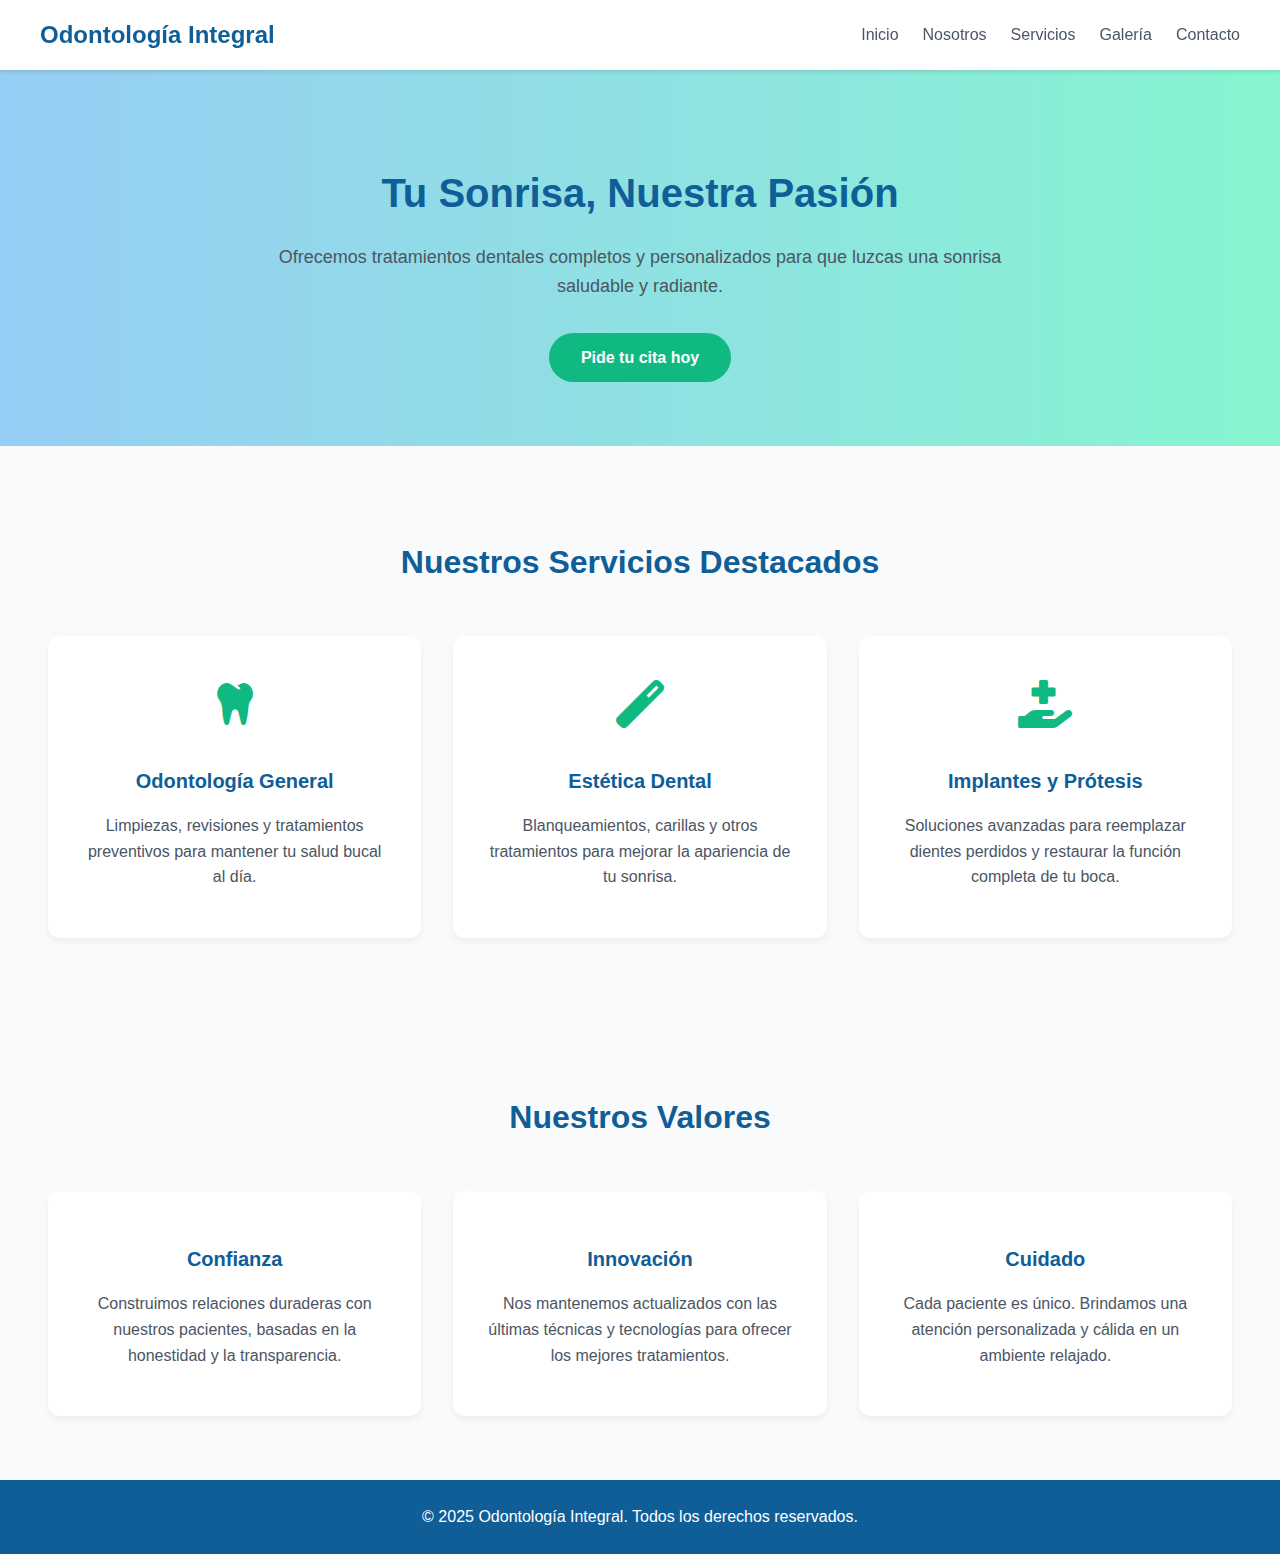
<file: index.html>
<!DOCTYPE html>
<html lang="es">
<head>
    <meta charset="UTF-8">
    <meta name="viewport" content="width=device-width, initial-scale=1.0">
    <meta name="description" content="Odontología Integral - Tu clínica dental de confianza. Ofrecemos tratamientos completos y personalizados en un ambiente cálido.">
    <meta name="keywords" content="odontología, dentista, salud bucal, clínica dental, tratamientos dentales, odontología integral, sonrisa">
    <meta name="author" content="Odontología Integral">
    <title>Inicio | Odontología Integral</title>
    <!-- Enlace a la hoja de estilos compilada desde SASS -->
    <link rel="stylesheet" href="css/style.css">
    <!-- Incluye el CDN de Font Awesome para íconos -->
    <link rel="stylesheet" href="https://cdnjs.cloudflare.com/ajax/libs/font-awesome/6.0.0-beta3/css/all.min.css">
</head>
<body>

    <!-- Encabezado (Header) -->
    <header class="header">
        <nav class="container nav-container">
            <a href="index.html" class="logo">Odontología Integral</a>
            <div class="nav-links">
                <a href="index.html">Inicio</a>
                <a href="nosotros.html">Nosotros</a>
                <a href="servicios.html">Servicios</a>
                <a href="galeria.html">Galería</a>
                <a href="contacto.html">Contacto</a>
            </div>
            <!-- Menú hamburguesa para móviles -->
            <button id="menu-button" class="mobile-menu-button">
                <svg width="24" height="24" viewBox="0 0 24 24" fill="none" stroke="currentColor" xmlns="http://www.w3.org/2000/svg">
                    <path d="M4 6H20M4 12H20M4 18H20" stroke-width="2" stroke-linecap="round" stroke-linejoin="round"/>
                </svg>
            </button>
        </nav>
        <!-- Menú móvil desplegable -->
        <div id="mobile-menu" class="mobile-menu hidden">
            <a href="index.html">Inicio</a>
            <a href="nosotros.html">Nosotros</a>
            <a href="servicios.html">Servicios</a>
            <a href="galeria.html">Galería</a>
            <a href="contacto.html">Contacto</a>
        </div>
    </header>

    <!-- Contenido principal -->
    <main>
        <!-- Sección Principal/Hero -->
        <section class="hero-section">
            <div class="container hero-content">
                <h1>Tu Sonrisa, Nuestra Pasión</h1>
                <p>Ofrecemos tratamientos dentales completos y personalizados para que luzcas una sonrisa saludable y radiante.</p>
                <a href="contacto.html" class="cta-button">Pide tu cita hoy</a>
            </div>
        </section>

        <!-- Sección de Servicios Destacados -->
        <section class="destacados-section">
            <div class="container">
                <h2>Nuestros Servicios Destacados</h2>
                <div class="destacados-grid">
                    <!-- Tarjeta de Servicio 1 -->
                    <div class="destacados-card">
                        <div class="destacados-icon">
                            <i class="fas fa-tooth"></i>
                        </div>
                        <h3>Odontología General</h3>
                        <p>Limpiezas, revisiones y tratamientos preventivos para mantener tu salud bucal al día.</p>
                    </div>
                    <!-- Tarjeta de Servicio 2 -->
                    <div class="destacados-card">
                        <div class="destacados-icon">
                            <i class="fas fa-magic"></i>
                        </div>
                        <h3>Estética Dental</h3>
                        <p>Blanqueamientos, carillas y otros tratamientos para mejorar la apariencia de tu sonrisa.</p>
                    </div>
                    <!-- Tarjeta de Servicio 3 -->
                    <div class="destacados-card">
                        <div class="destacados-icon">
                            <i class="fas fa-hand-holding-medical"></i>
                        </div>
                        <h3>Implantes y Prótesis</h3>
                        <p>Soluciones avanzadas para reemplazar dientes perdidos y restaurar la función completa de tu boca.</p>
                    </div>
                </div>
            </div>
        </section>

        <!-- Sección de Valores -->
        <section class="valores-section">
            <div class="container">
                <h2>Nuestros Valores</h2>
                <div class="valores-grid">
                    <!-- Tarjeta de Valor 1 -->
                    <div class="valor-card">
                        <h3>Confianza</h3>
                        <p>Construimos relaciones duraderas con nuestros pacientes, basadas en la honestidad y la transparencia.</p>
                    </div>
                    <!-- Tarjeta de Valor 2 -->
                    <div class="valor-card">
                        <h3>Innovación</h3>
                        <p>Nos mantenemos actualizados con las últimas técnicas y tecnologías para ofrecer los mejores tratamientos.</p>
                    </div>
                    <!-- Tarjeta de Valor 3 -->
                    <div class="valor-card">
                        <h3>Cuidado</h3>
                        <p>Cada paciente es único. Brindamos una atención personalizada y cálida en un ambiente relajado.</p>
                    </div>
                </div>
            </div>
        </section>
    </main>

    <!-- Pie de página (Footer) -->
    <footer class="footer">
        <div class="container footer-content">
            <p>&copy; 2025 Odontología Integral. Todos los derechos reservados.</p>
        </div>
    </footer>

    <!-- Script para el menú móvil -->
    <script>
        document.getElementById('menu-button').addEventListener('click', function() {
            const mobileMenu = document.getElementById('mobile-menu');
            mobileMenu.classList.toggle('hidden');
        });
    </script>
</body>
</html>
</file>
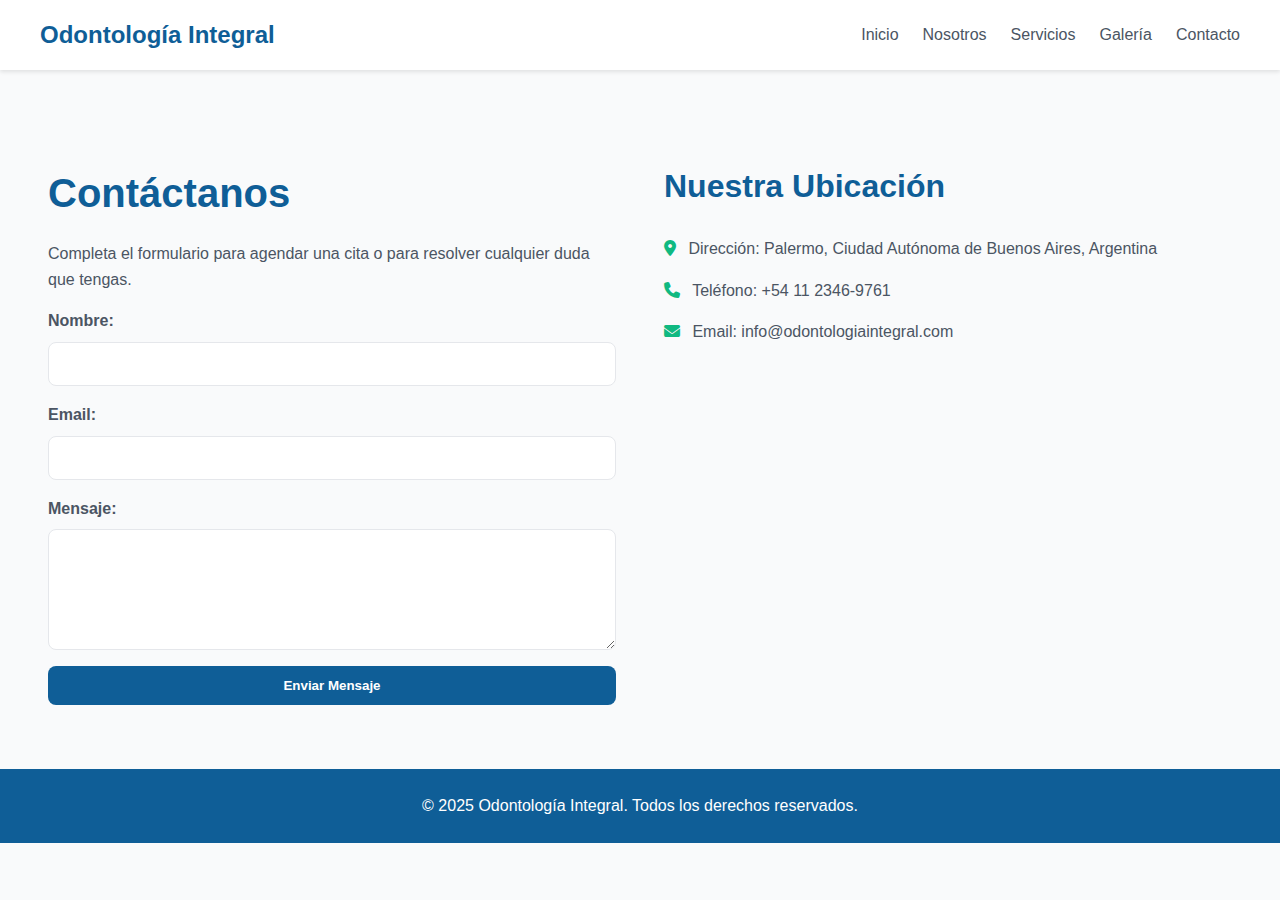
<file: contacto.html>
<!DOCTYPE html>
<html lang="es">
<head>
    <meta charset="UTF-8">
    <meta name="viewport" content="width=device-width, initial-scale=1.0">
    <meta name="description" content="Contáctanos para programar tu cita, resolver tus dudas o visitarnos.">
    <meta name="keywords" content="contacto, formulario, dirección, teléfono, correo, email">
    <meta name="author" content="Odontología Integral">
    <title>Contacto | Odontología Integral</title>
    <!-- Enlace a la hoja de estilos compilada -->
    <link rel="stylesheet" href="css/style.css">
    <!-- Enlace a Font Awesome para los iconos -->
    <link rel="stylesheet" href="https://cdnjs.cloudflare.com/ajax/libs/font-awesome/6.4.0/css/all.min.css">
</head>
<body>

    <!-- Encabezado (Header) -->
    <header class="header">
        <nav class="container nav-container">
            <a href="index.html" class="logo">Odontología Integral</a>
            <div class="nav-links">
                <a href="index.html">Inicio</a>
                <a href="nosotros.html">Nosotros</a>
                <a href="servicios.html">Servicios</a>
                <a href="galeria.html">Galería</a>
                <a href="contacto.html">Contacto</a>
            </div>
            <button id="menu-button" class="mobile-menu-button">
                <svg width="24" height="24" viewBox="0 0 24 24" fill="none" stroke="currentColor" xmlns="http://www.w3.org/2000/svg">
                    <path d="M4 6H20M4 12H20M4 18H20" stroke-width="2" stroke-linecap="round" stroke-linejoin="round"/>
                </svg>
            </button>
        </nav>
        <div id="mobile-menu" class="mobile-menu hidden">
            <a href="index.html">Inicio</a>
            <a href="nosotros.html">Nosotros</a>
            <a href="servicios.html">Servicios</a>
            <a href="galeria.html">Galería</a>
            <a href="contacto.html">Contacto</a>
        </div>
    </header>

    <!-- Contenido principal -->
    <main>
        <!-- Sección de contacto -->
        <section class="contact-section">
            <div class="container contact-content">
                <div class="contact-form-container">
                    <h1>Contáctanos</h1>
                    <p>Completa el formulario para agendar una cita o para resolver cualquier duda que tengas.</p>
                    <form action="#" method="POST" class="contact-form">
                        <div class="form-group">
                            <label for="name">Nombre:</label>
                            <input type="text" id="name" name="name" required>
                        </div>
                        <div class="form-group">
                            <label for="email">Email:</label>
                            <input type="email" id="email" name="email" required>
                        </div>
                        <div class="form-group">
                            <label for="message">Mensaje:</label>
                            <textarea id="message" name="message" rows="5" required></textarea>
                        </div>
                        <button type="submit" class="submit-button">Enviar Mensaje</button>
                    </form>
                </div>
                <div class="contact-info">
                    <h2>Nuestra Ubicación</h2>
                    <p>
                        <i class="fas fa-map-marker-alt"></i> Dirección: Palermo, Ciudad Autónoma de Buenos Aires, Argentina
                    </p>
                    <p>
                        <i class="fas fa-phone"></i> Teléfono: +54 11 2346-9761
                    </p>
                    <p>
                        <i class="fas fa-envelope"></i> Email: info@odontologiaintegral.com
                    </p>
                    <div class="map-container">
                        <!-- Mapa de Google Maps (ejemplo) -->
                        <iframe src="https://www.google.com/maps/embed?pb=!1m18!1m12!1m3!1d3284.016881198595!2d-58.38159238479707!3d-34.6037229804597!2m3!1f0!2f0!3f0!3m2!1i1024!2i768!4f13.1!3m3!1m2!1s0x95bccac4f621e25d%3A0xc4a38f322f990a4!2sObelisco!5e0!3m2!1ses!2sar!4v1628174523000!5m2!1ses!2sar" width="100%" height="300" style="border:0;" allowfullscreen="" loading="lazy"></iframe>
                    </div>
                </div>
            </div>
        </section>
    </main>

    <!-- Pie de página (Footer) -->
    <footer class="footer">
        <div class="container footer-content">
            <p>&copy; 2025 Odontología Integral. Todos los derechos reservados.</p>
        </div>
    </footer>

    <!-- Script para el menú móvil -->
    <script>
        document.getElementById('menu-button').addEventListener('click', function() {
            const mobileMenu = document.getElementById('mobile-menu');
            mobileMenu.classList.toggle('hidden');
        });
    </script>
</body>
</html>
</file>
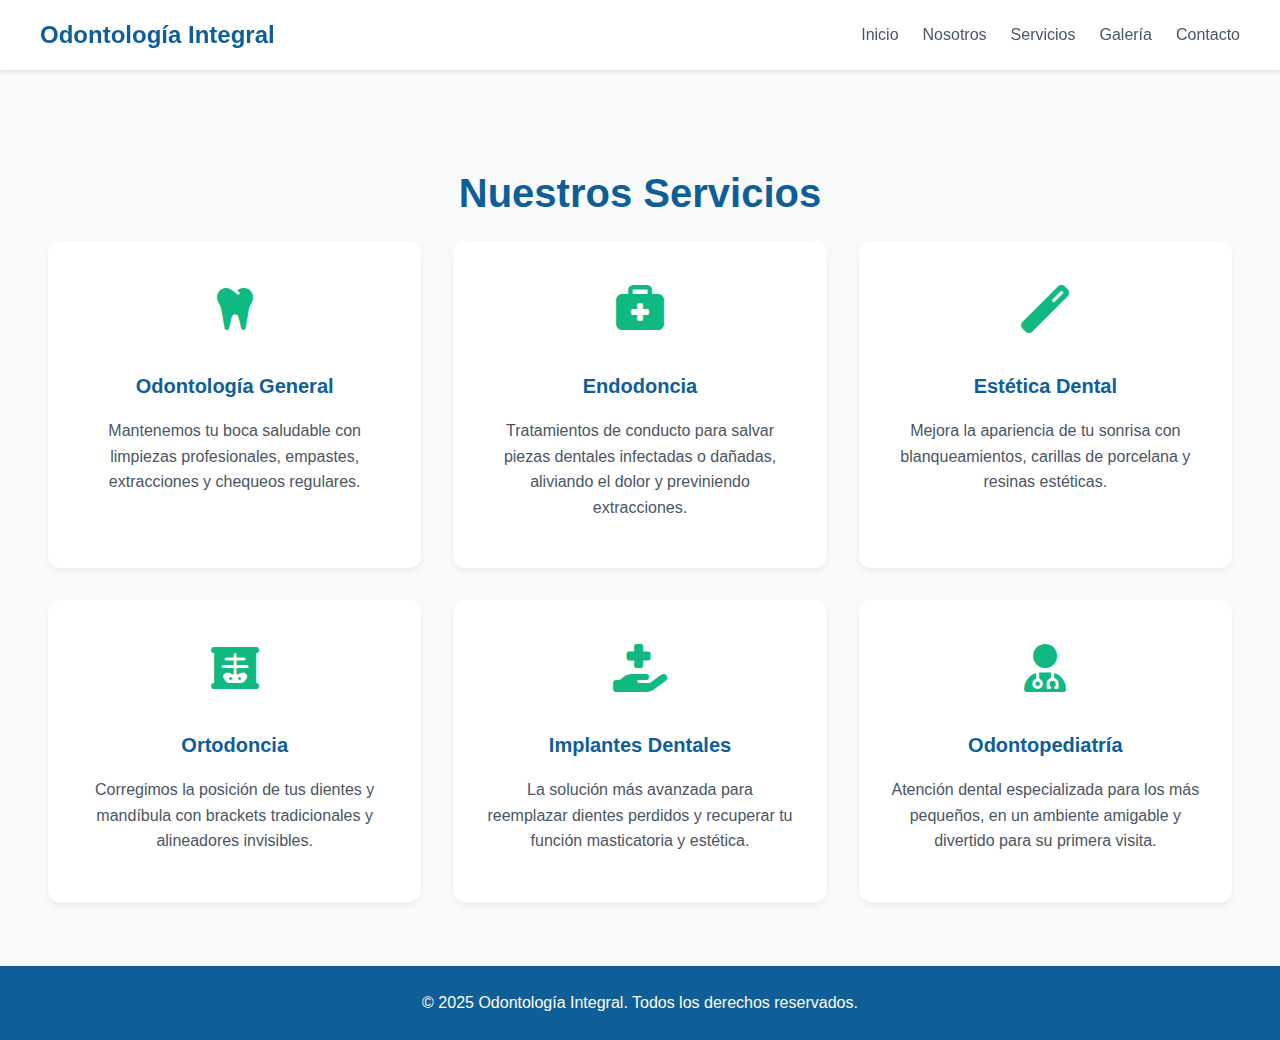
<file: servicios.html>
<!DOCTYPE html>
<html lang="es">
<head>
    <meta charset="UTF-8">
    <meta name="viewport" content="width=device-width, initial-scale=1.0">
    <meta name="description" content="Descubre todos los tratamientos y servicios de odontología que ofrecemos, desde limpiezas hasta implantes.">
    <meta name="keywords" content="servicios, tratamientos dentales, odontología general, estética dental, implantes, ortodoncia">
    <meta name="author" content="Odontología Integral">
    <title>Servicios | Odontología Integral</title>
    <!-- Enlace a la hoja de estilos compilada -->
    <link rel="stylesheet" href="css/style.css">
    <!-- Enlace a Font Awesome para los iconos -->
    <link rel="stylesheet" href="https://cdnjs.cloudflare.com/ajax/libs/font-awesome/6.4.0/css/all.min.css">
</head>
<body>

    <!-- Encabezado (Header) -->
    <header class="header">
        <nav class="container nav-container">
            <a href="index.html" class="logo">Odontología Integral</a>
            <div class="nav-links">
                <a href="index.html">Inicio</a>
                <a href="nosotros.html">Nosotros</a>
                <a href="servicios.html">Servicios</a>
                <a href="galeria.html">Galería</a>
                <a href="contacto.html">Contacto</a>
            </div>
            <button id="menu-button" class="mobile-menu-button">
                <svg width="24" height="24" viewBox="0 0 24 24" fill="none" stroke="currentColor" xmlns="http://www.w3.org/2000/svg">
                    <path d="M4 6H20M4 12H20M4 18H20" stroke-width="2" stroke-linecap="round" stroke-linejoin="round"/>
                </svg>
            </button>
        </nav>
        <div id="mobile-menu" class="mobile-menu hidden">
            <a href="index.html">Inicio</a>
            <a href="nosotros.html">Nosotros</a>
            <a href="servicios.html">Servicios</a>
            <a href="galeria.html">Galería</a>
            <a href="contacto.html">Contacto</a>
        </div>
    </header>

    <!-- Contenido principal -->
    <main>
        <!-- Sección de servicios detallados -->
        <section class="services-section">
            <div class="container">
                <h1>Nuestros Servicios</h1>
                <div class="services-grid">
                    <!-- Servicio 1 -->
                    <div class="service-card">
                        <div class="service-icon">
                            <i class="fas fa-tooth"></i>
                        </div>
                        <h3>Odontología General</h3>
                        <p>
                            Mantenemos tu boca saludable con limpiezas profesionales, empastes, extracciones y chequeos regulares.
                        </p>
                    </div>
                    <!-- Servicio 2 -->
                    <div class="service-card">
                        <div class="service-icon">
                            <i class="fas fa-briefcase-medical"></i>
                        </div>
                        <h3>Endodoncia</h3>
                        <p>
                            Tratamientos de conducto para salvar piezas dentales infectadas o dañadas, aliviando el dolor y previniendo extracciones.
                        </p>
                    </div>
                    <!-- Servicio 3 -->
                    <div class="service-card">
                        <div class="service-icon">
                            <i class="fas fa-magic"></i>
                        </div>
                        <h3>Estética Dental</h3>
                        <p>
                            Mejora la apariencia de tu sonrisa con blanqueamientos, carillas de porcelana y resinas estéticas.
                        </p>
                    </div>
                    <!-- Servicio 4 -->
                    <div class="service-card">
                        <div class="service-icon">
                            <i class="fas fa-x-ray"></i>
                        </div>
                        <h3>Ortodoncia</h3>
                        <p>
                            Corregimos la posición de tus dientes y mandíbula con brackets tradicionales y alineadores invisibles.
                        </p>
                    </div>
                    <!-- Servicio 5 -->
                    <div class="service-card">
                        <div class="service-icon">
                            <i class="fas fa-hand-holding-medical"></i>
                        </div>
                        <h3>Implantes Dentales</h3>
                        <p>
                            La solución más avanzada para reemplazar dientes perdidos y recuperar tu función masticatoria y estética.
                        </p>
                    </div>
                    <!-- Servicio 6 -->
                    <div class="service-card">
                        <div class="service-icon">
                            <i class="fas fa-user-md"></i>
                        </div>
                        <h3>Odontopediatría</h3>
                        <p>
                            Atención dental especializada para los más pequeños, en un ambiente amigable y divertido para su primera visita.
                        </p>
                    </div>
                </div>
            </div>
        </section>
    </main>

    <!-- Pie de página (Footer) -->
    <footer class="footer">
        <div class="container footer-content">
            <p>&copy; 2025 Odontología Integral. Todos los derechos reservados.</p>
        </div>
    </footer>

    <!-- Script para el menú móvil -->
    <script>
        document.getElementById('menu-button').addEventListener('click', function() {
            const mobileMenu = document.getElementById('mobile-menu');
            mobileMenu.classList.toggle('hidden');
        });
    </script>
</body>
</html>
</file>
<file: css/style.css>
@charset "UTF-8";
/* VARIABLES GLOBALES */
/* ESTILOS GENERALES */
body {
  font-family: "Inter", sans-serif;
  margin: 0;
  padding: 0;
  color: #4B5563;
  background-color: #F9FAFB;
  line-height: 1.6;
}

.container {
  max-width: 1200px;
  margin: 0 auto;
  padding: 0 1rem;
}

h1, h2, h3 {
  color: #0F5E97;
  font-weight: bold;
}

h1 {
  font-size: 2.5rem;
  margin-bottom: 1rem;
}

h2 {
  font-size: 2rem;
  text-align: center;
  margin-bottom: 3rem;
}

h3 {
  font-size: 1.25rem;
  margin-bottom: 0.5rem;
}

/* HEADER Y NAVEGACIÓN */
.header {
  background-color: #ffffff;
  box-shadow: 0 2px 4px rgba(0, 0, 0, 0.1);
  position: sticky;
  top: 0;
  z-index: 1000;
}
.header .nav-container {
  display: flex;
  justify-content: space-between;
  align-items: center;
  padding: 1rem;
}
.header .logo {
  font-size: 1.5rem;
  font-weight: bold;
  color: #0F5E97;
  text-decoration: none;
}
.header .nav-links {
  display: none;
}
.header .mobile-menu-button {
  background: none;
  border: none;
  cursor: pointer;
  display: block;
}
@media (min-width: 768px) {
  .header .nav-links {
    display: flex;
    gap: 1.5rem;
  }
  .header .mobile-menu-button, .header .mobile-menu {
    display: none !important;
  }
}
.header .nav-links a {
  color: #4B5563;
  text-decoration: none;
  font-weight: 500;
  transition: color 0.3s ease;
}
.header .nav-links a:hover {
  color: #10B981;
}
.header .mobile-menu {
  display: flex;
  flex-direction: column;
  padding: 1rem;
  background-color: #ffffff;
  border-top: 1px solid #E5E7EB;
}
.header .mobile-menu.hidden {
  display: none;
}
.header .mobile-menu a {
  padding: 0.75rem 0;
  text-decoration: none;
  color: #4B5563;
  border-bottom: 1px solid #E5E7EB;
}
.header .mobile-menu a:last-child {
  border-bottom: none;
}

/* SECCIÓN PRINCIPAL (HERO) */
.hero-section {
  text-align: center;
  padding: 4rem 2rem;
  background: linear-gradient(to right, rgb(150.8463855422, 205.3373493976, 244.6536144578), rgb(134.8880597015, 244.6119402985, 208.2537313433));
}
.hero-section .hero-content {
  max-width: 800px;
  margin: 0 auto;
}
.hero-section h1 {
  font-size: 2.5rem;
  font-weight: 900;
  color: #0F5E97;
  margin-bottom: 1rem;
}
.hero-section p {
  font-size: 1.125rem;
  color: #4B5563;
  margin-bottom: 2rem;
}
.hero-section .cta-button {
  display: inline-block;
  background-color: #10B981;
  color: #ffffff;
  font-weight: bold;
  padding: 0.75rem 2rem;
  border-radius: 9999px;
  text-decoration: none;
  transition: background-color 0.3s ease, transform 0.3s ease;
}
.hero-section .cta-button:hover {
  background-color: rgb(11.9402985075, 138.0597014925, 96.2686567164);
  transform: scale(1.05);
}

/* SECCIONES DE TARJETAS (DESTACADOS, SERVICIOS, VALORES) */
.destacados-section, .services-section, .valores-section {
  padding: 4rem 2rem;
  text-align: center;
}

.destacados-grid, .services-grid, .valores-grid, .team-grid {
  display: grid;
  gap: 2rem;
}
@media (min-width: 768px) {
  .destacados-grid, .services-grid, .valores-grid, .team-grid {
    grid-template-columns: repeat(3, 1fr);
  }
}

.destacados-card, .service-card, .valor-card {
  background-color: #ffffff;
  padding: 2rem;
  border-radius: 0.75rem;
  box-shadow: 0 4px 6px rgba(0, 0, 0, 0.05);
  transition: transform 0.3s ease;
}
.destacados-card:hover, .service-card:hover, .valor-card:hover {
  transform: translateY(-5px);
}
.destacados-card .destacados-icon, .destacados-card .service-icon, .service-card .destacados-icon, .service-card .service-icon, .valor-card .destacados-icon, .valor-card .service-icon {
  font-size: 3rem;
  color: #10B981;
  margin-bottom: 1rem;
}

/* SECCIÓN NOSOTROS */
.about-section {
  padding: 4rem 2rem;
}
.about-section .about-container {
  display: flex;
  flex-direction: column;
  gap: 2rem;
  align-items: center;
}
@media (min-width: 768px) {
  .about-section .about-container {
    flex-direction: row;
  }
}
.about-section .about-content {
  flex: 1;
}
.about-section .about-image-container {
  flex: 1;
}
.about-section .about-image-container .about-image {
  max-width: 100%;
  height: auto;
  border-radius: 0.75rem;
}

.team-section {
  padding: 4rem 2rem;
  background-color: #F9FAFB;
  text-align: center;
}
.team-section .team-grid {
  display: grid;
  gap: 2rem;
}
@media (min-width: 768px) {
  .team-section .team-grid {
    grid-template-columns: repeat(2, 1fr);
  }
}
.team-section .team-member-card {
  background-color: #ffffff;
  padding: 2rem;
  border-radius: 0.75rem;
  box-shadow: 0 4px 6px rgba(0, 0, 0, 0.05);
  text-align: center;
}
.team-section .team-member-card .team-member-photo {
  width: 150px;
  height: 150px;
  border-radius: 50%;
  object-fit: cover;
  margin-bottom: 1rem;
}
.team-section .team-member-card .team-member-title {
  color: #10B981;
  font-style: italic;
}

/* SECCIÓN GALERÍA */
.gallery-section {
  padding: 4rem 2rem;
}
.gallery-section .gallery-intro {
  text-align: center;
  margin-bottom: 2rem;
}
.gallery-section .gallery-grid {
  display: grid;
  grid-template-columns: repeat(auto-fit, minmax(250px, 1fr));
  gap: 1rem;
}
.gallery-section .gallery-grid .gallery-item {
  overflow: hidden;
  border-radius: 0.75rem;
  box-shadow: 0 4px 6px rgba(0, 0, 0, 0.1);
  transition: transform 0.3s ease;
}
.gallery-section .gallery-grid .gallery-item:hover {
  transform: scale(1.05);
}
.gallery-section .gallery-grid .gallery-item img {
  width: 100%;
  height: 100%;
  object-fit: cover;
  display: block;
}

/* SECCIÓN CONTACTO */
.contact-section {
  padding: 4rem 2rem;
}
.contact-section .contact-content {
  display: flex;
  flex-direction: column;
  gap: 3rem;
}
@media (min-width: 768px) {
  .contact-section .contact-content {
    flex-direction: row;
  }
}
.contact-section .contact-form-container, .contact-section .contact-info {
  flex: 1;
}
.contact-section .contact-form {
  display: flex;
  flex-direction: column;
  gap: 1rem;
}
.contact-section .contact-form .form-group {
  display: flex;
  flex-direction: column;
}
.contact-section .contact-form .form-group label {
  font-weight: bold;
  margin-bottom: 0.5rem;
}
.contact-section .contact-form .form-group input, .contact-section .contact-form .form-group textarea {
  border: 1px solid #E5E7EB;
  border-radius: 0.5rem;
  padding: 0.75rem;
  font-size: 1rem;
}
.contact-section .contact-form .submit-button {
  background-color: #0F5E97;
  color: #ffffff;
  font-weight: bold;
  padding: 0.75rem;
  border: none;
  border-radius: 0.5rem;
  cursor: pointer;
  transition: background-color 0.3s ease;
}
.contact-section .contact-form .submit-button:hover {
  background-color: rgb(10.3915662651, 65.1204819277, 104.6084337349);
}
.contact-section .contact-info h2 {
  text-align: left;
  margin-bottom: 1.5rem;
}
.contact-section .contact-info p {
  margin-bottom: 1rem;
}
.contact-section .contact-info p i {
  margin-right: 0.5rem;
  color: #10B981;
}
.contact-section .map-container {
  border-radius: 0.75rem;
  overflow: hidden;
  margin-top: 2rem;
}
.contact-section .map-container iframe {
  display: block;
}

/* FOOTER */
.footer {
  background-color: #0F5E97;
  color: #ffffff;
  text-align: center;
  padding: 1.5rem;
}
.footer p {
  margin: 0;
  color: #ffffff;
}

/*# sourceMappingURL=style.css.map */
</file>
